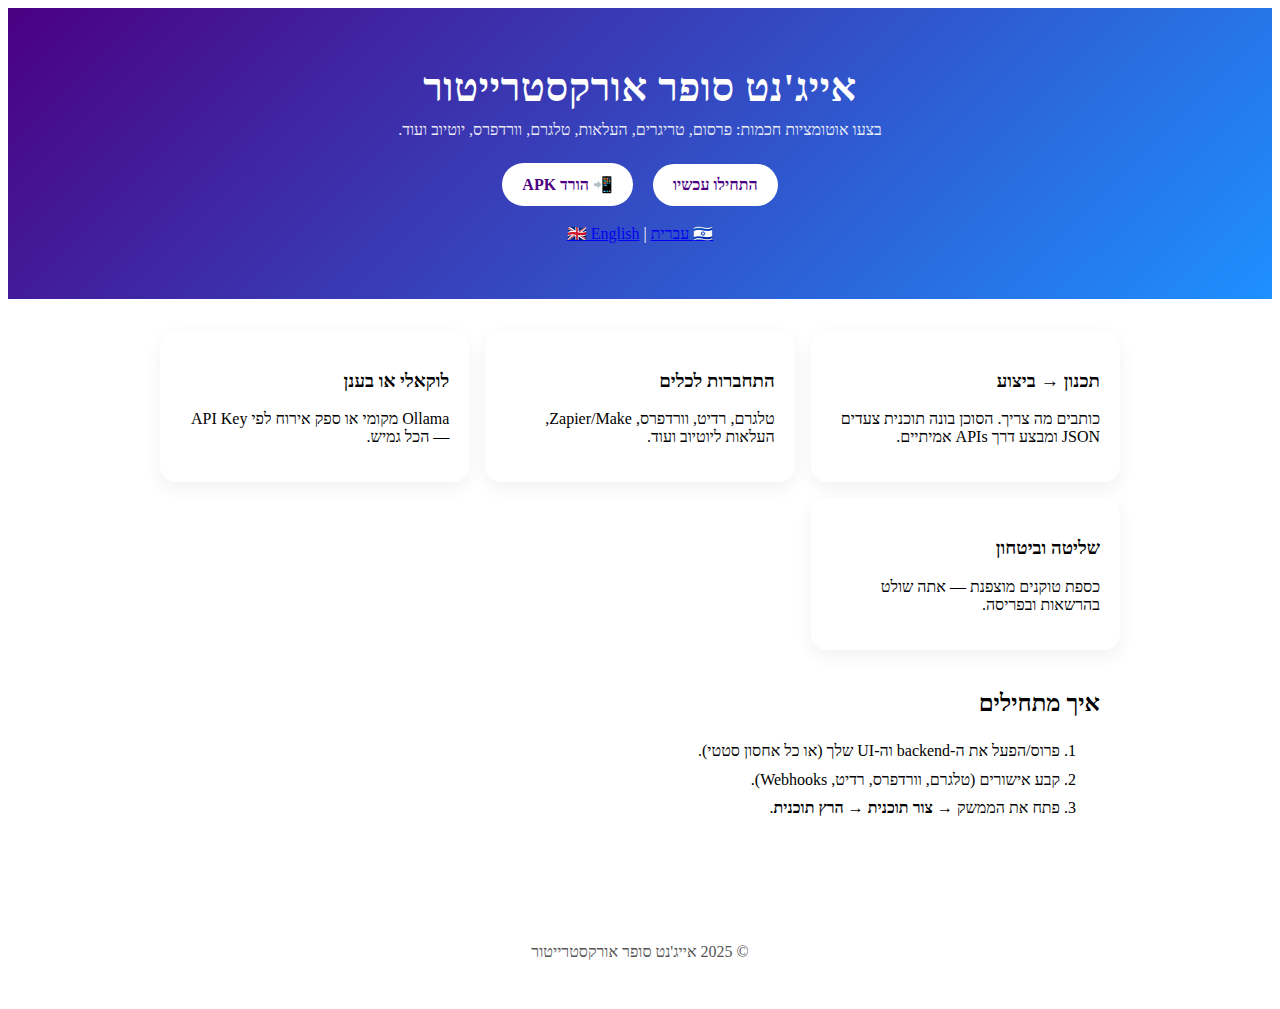
<file: index.html>
<!doctype html>
<html lang="he" dir="rtl">
<head>
  <meta charset="utf-8">
  <meta name="viewport" content="width=device-width, initial-scale=1">
  <title>אייג'נט סופר אורקסטרייטור</title>
  <meta name="description" content="מנוע בינה מלאכותית שמבצע אוטומציות: פרסום, העלאות, Webhooks, טלגרם, יוטיוב ועוד.">
  <link rel="manifest" href="manifest.json">
  <style>
    :root { --indigo:#4B0082; --blue:#1e90ff; }
    * { box-sizing:border-box; } 
    <script>
if ('serviceWorker' in navigator) {
  window.addEventListener('load', () => {
    navigator.serviceWorker.register('service-worker.js', { scope: './' }).catch(console.error);
  });
}
</script>
    body { margin:0; font-family: system-ui, -apple-system, Segoe UI, Roboto, Arial, sans-serif; background:#f7f7fb; color:#0f1226; }
    header { padding:56px 20px; text-align:center; background: linear-gradient(135deg,var(--indigo) 0%, var(--blue) 100%); color:white; }
    header h1 { margin:0 0 10px; font-size:40px; letter-spacing:.5px; }
    header p { margin:0; opacity:.9; }
    .cta { display:inline-block; margin:24px 8px 0; padding:12px 20px; background:white; color:var(--indigo); border-radius:999px; text-decoration:none; font-weight:700; }
    .wrap { max-width:1000px; margin:0 auto; padding:32px 20px; }
    .grid { display:grid; grid-template-columns: repeat(auto-fit,minmax(240px,1fr)); gap:16px; }
    .card { background:white; border-radius:16px; padding:20px; box-shadow:0 6px 18px rgba(0,0,0,.06); }
    h2 { margin-top:8px; }
    ol { line-height:1.8; }
    footer { text-align:center; padding:40px 20px; color:#555; }
  </style>
</head>
<body>
  <header>
    <h1>אייג'נט סופר אורקסטרייטור</h1>
    <p>בצעו אוטומציות חכמות: פרסום, טריגרים, העלאות, טלגרם, וורדפרס, יוטיוב ועוד.</p>
    <a class="cta" href="#get-started">התחילו עכשיו</a>
    <a class="cta" href="app-release.apk">📲 הורד APK</a><br><br>
    <a href="index.html">🇮🇱 עברית</a> | <a href="index-en.html">🇬🇧 English</a>
  </header>

  <main class="wrap">
    <section class="grid">
      <div class="card">
        <h3>תכנון → ביצוע</h3>
        <p>כותבים מה צריך. הסוכן בונה תוכנית צעדים JSON ומבצע דרך APIs אמיתיים.</p>
      </div>
      <div class="card">
        <h3>התחברות לכלים</h3>
        <p>טלגרם, רדיט, וורדפרס, Zapier/Make, העלאות ליוטיוב ועוד.</p>
      </div>
      <div class="card">
        <h3>לוקאלי או בענן</h3>
        <p>Ollama מקומי או ספק אירוח לפי API Key — הכל גמיש.</p>
      </div>
      <div class="card">
        <h3>שליטה וביטחון</h3>
        <p>כספת טוקנים מוצפנת — אתה שולט בהרשאות ובפריסה.</p>
      </div>
    </section>

    <section id="get-started" class="wrap">
      <h2>איך מתחילים</h2>
      <ol>
        <li>פרוס/הפעל את ה-backend וה-UI שלך (או כל אחסון סטטי).</li>
        <li>קבע אישורים (טלגרם, וורדפרס, רדיט, Webhooks).</li>
        <li>פתח את הממשק → <b>צור תוכנית</b> → <b>הרץ תוכנית</b>.</li>
      </ol>
    </section>
  </main>

  <footer>© 2025 אייג'נט סופר אורקסטרייטור</footer>

<script>
  if ('serviceWorker' in navigator) {
    window.addEventListener('load', () => {
      navigator.serviceWorker.register('service-worker.js').catch(console.error);
    });
  }
</script>

</body>
</html>
</file>
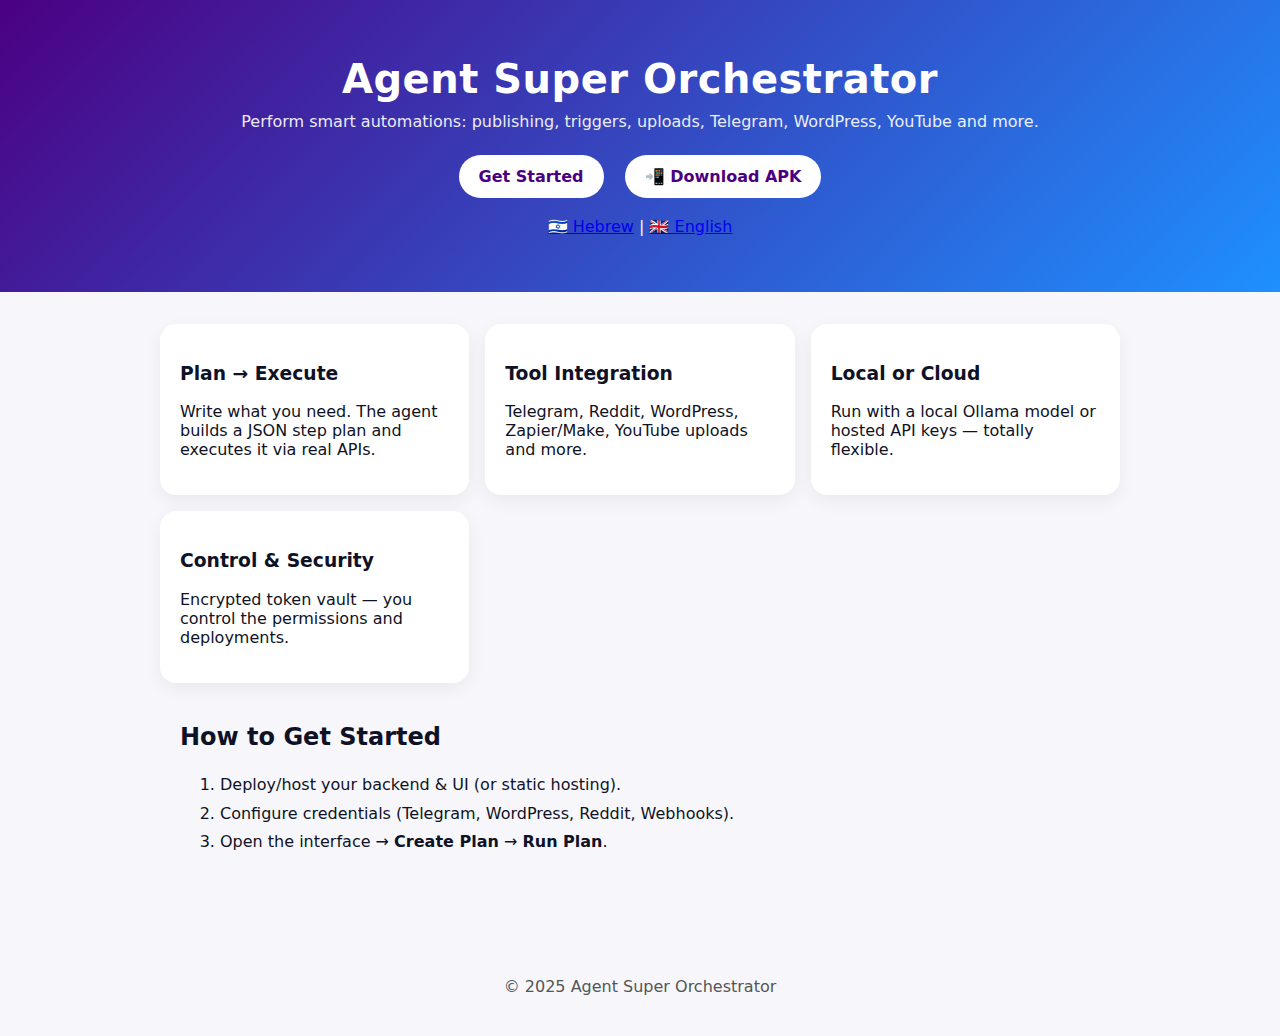
<file: index-en.html>
<!doctype html>
<html lang="en" dir="ltr">
<head>
  <meta charset="utf-8">
  <meta name="viewport" content="width=device-width, initial-scale=1">
  <title>Agent Super Orchestrator</title>
  <meta name="description" content="An AI automation engine that runs tasks: publishing, uploads, webhooks, YouTube, WordPress and more.">
  <link rel="manifest" href="manifest.json">
  <style>
    :root { --indigo:#4B0082; --blue:#1e90ff; }
    * { box-sizing:border-box; }
    body { margin:0; font-family: system-ui, -apple-system, Segoe UI, Roboto, Arial, sans-serif; background:#f7f7fb; color:#0f1226; }
    header { padding:56px 20px; text-align:center; background: linear-gradient(135deg,var(--indigo) 0%, var(--blue) 100%); color:white; }
    header h1 { margin:0 0 10px; font-size:40px; letter-spacing:.5px; }
    header p { margin:0; opacity:.9; }
    .cta { display:inline-block; margin:24px 8px 0; padding:12px 20px; background:white; color:var(--indigo); border-radius:999px; text-decoration:none; font-weight:700; }
    .wrap { max-width:1000px; margin:0 auto; padding:32px 20px; }
    .grid { display:grid; grid-template-columns: repeat(auto-fit,minmax(240px,1fr)); gap:16px; }
    .card { background:white; border-radius:16px; padding:20px; box-shadow:0 6px 18px rgba(0,0,0,.06); }
    h2 { margin-top:8px; }
    ol { line-height:1.8; }
    footer { text-align:center; padding:40px 20px; color:#555; }
  </style>
</head>
<body>
  <header>
    <h1>Agent Super Orchestrator</h1>
    <p>Perform smart automations: publishing, triggers, uploads, Telegram, WordPress, YouTube and more.</p>
    <a class="cta" href="#get-started">Get Started</a>
    <a class="cta" href="app-release.apk">📲 Download APK</a><br><br>
    <a href="index.html">🇮🇱 Hebrew</a> | <a href="index-en.html">🇬🇧 English</a>
  </header>

  <main class="wrap">
    <section class="grid">
      <div class="card">
        <h3>Plan → Execute</h3>
        <p>Write what you need. The agent builds a JSON step plan and executes it via real APIs.</p>
      </div>
      <div class="card">
        <h3>Tool Integration</h3>
        <p>Telegram, Reddit, WordPress, Zapier/Make, YouTube uploads and more.</p>
      </div>
      <div class="card">
        <h3>Local or Cloud</h3>
        <p>Run with a local Ollama model or hosted API keys — totally flexible.</p>
      </div>
      <div class="card">
        <h3>Control & Security</h3>
        <p>Encrypted token vault — you control the permissions and deployments.</p>
      </div>
    </section>

    <section id="get-started" class="wrap">
      <h2>How to Get Started</h2>
      <ol>
        <li>Deploy/host your backend & UI (or static hosting).</li>
        <li>Configure credentials (Telegram, WordPress, Reddit, Webhooks).</li>
        <li>Open the interface → <b>Create Plan</b> → <b>Run Plan</b>.</li>
      </ol>
    </section>
  </main>

  <footer>© 2025 Agent Super Orchestrator</footer>

<script>
  if ('serviceWorker' in navigator) {
    window.addEventListener('load', () => {
      navigator.serviceWorker.register('service-worker.js').catch(console.error);
    });
  }
</script>

</body>
</html>
</file>
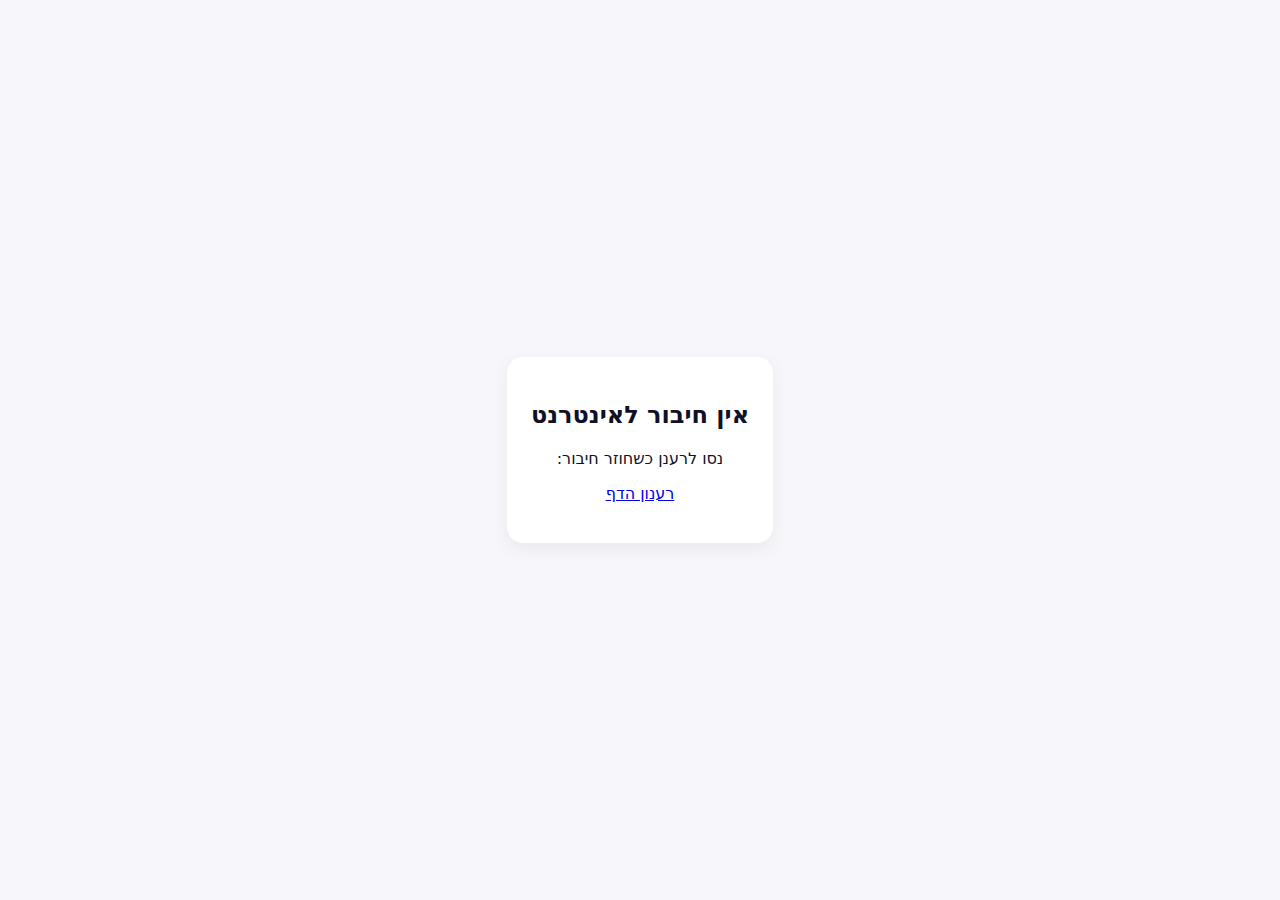
<file: offline.html>
<!doctype html>
<html lang="he" dir="rtl"><head>
<meta charset="utf-8"><meta name="viewport" content="width=device-width,initial-scale=1">
<title>אין חיבור</title>
<style>body{margin:0;font-family:system-ui,-apple-system,Segoe UI,Roboto,Arial,sans-serif;background:#f7f7fb;color:#0f1226;display:grid;place-items:center;height:100vh}.card{background:#fff;padding:24px;border-radius:16px;box-shadow:0 6px 18px rgba(0,0,0,.06);text-align:center;max-width:460px}</style>
</head><body>
<div class="card"><h2>אין חיבור לאינטרנט</h2><p>נסו לרענן כשחוזר חיבור:</p><p><a href="./">רענון הדף</a></p></div>
</body></html>
</file>
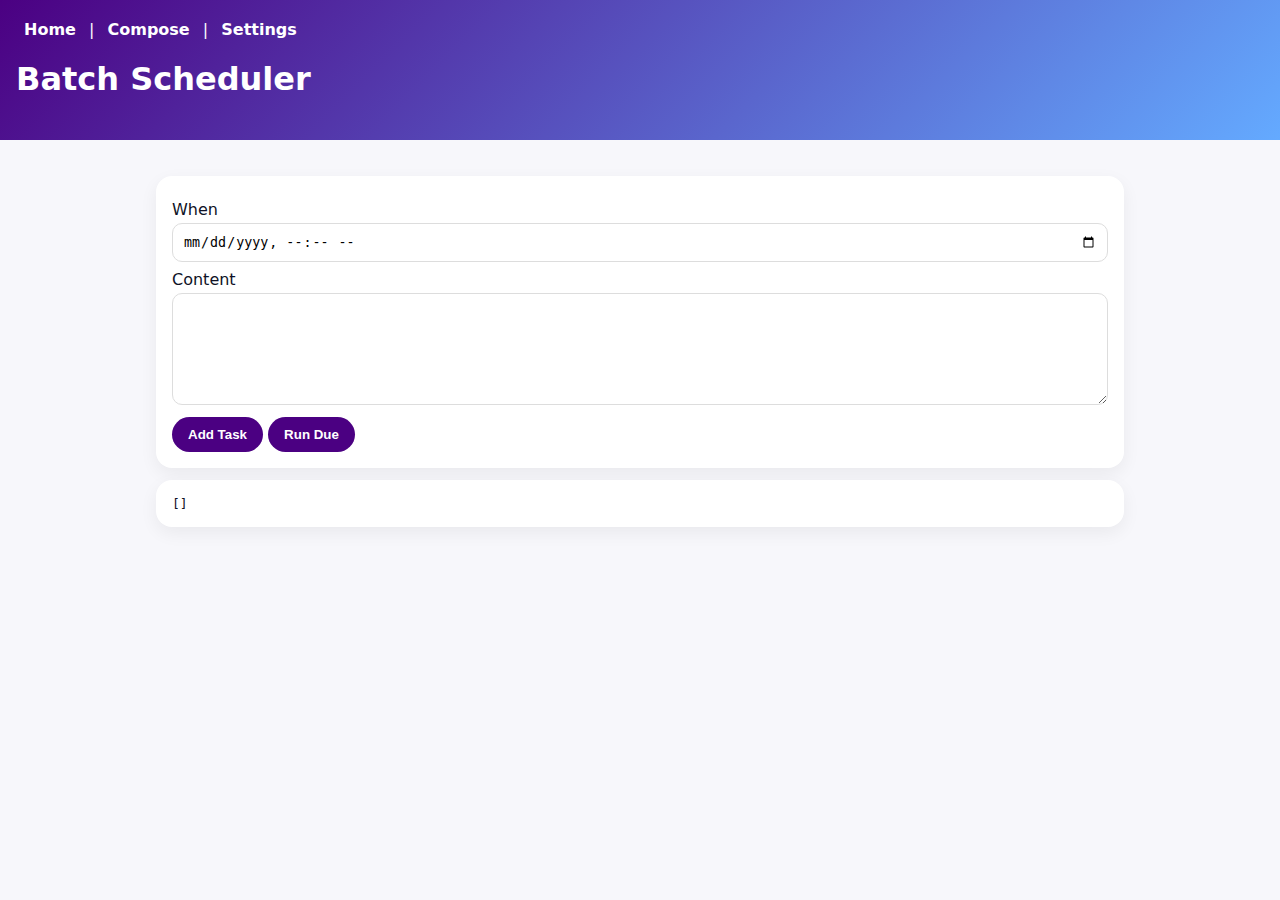
<file: pages/batch.html>
<!doctype html>
<html lang="en"><head>
<meta charset="utf-8"><meta name="viewport" content="width=device-width,initial-scale=1">
<title>Batch | ASO</title><link rel="stylesheet" href="../styles.css"></head>
<body>
<header><nav><a href="../index.html">Home</a> | <a href="./compose.html">Compose</a> | <a href="./settings.html">Settings</a></nav><h1>Batch Scheduler</h1></header>
<main>
  <div class="card">
    <label>When</label><input id="when" type="datetime-local">
    <label>Content</label><textarea id="content" rows="6"></textarea>
    <div style="margin-top:8px"><button onclick="add()">Add Task</button> <button onclick="runDue()">Run Due</button></div>
  </div>
  <pre id="list" class="card"></pre>
</main>
<script src="../api.js"></script>
<script>
function load(){ return JSON.parse(localStorage.getItem('aso:tasks')||'[]'); }
function save(v){ localStorage.setItem('aso:tasks', JSON.stringify(v)); }
function render(){ document.getElementById('list').textContent = JSON.stringify(load(),null,2); }
function add(){ const t=document.getElementById('when').value; const c=document.getElementById('content').value; const arr=load(); arr.push({when:t,content:c,done:false}); save(arr); render(); }
async function runDue(){ const now=new Date(); const arr=load(); for(const it of arr){ if(!it.done && it.when && new Date(it.when)<=now){ try{ await api.post('/api/telegram/send',{text:it.content}); it.done=true; }catch(e){} } } save(arr); render(); }
render();
</script>
</body></html>
</file>
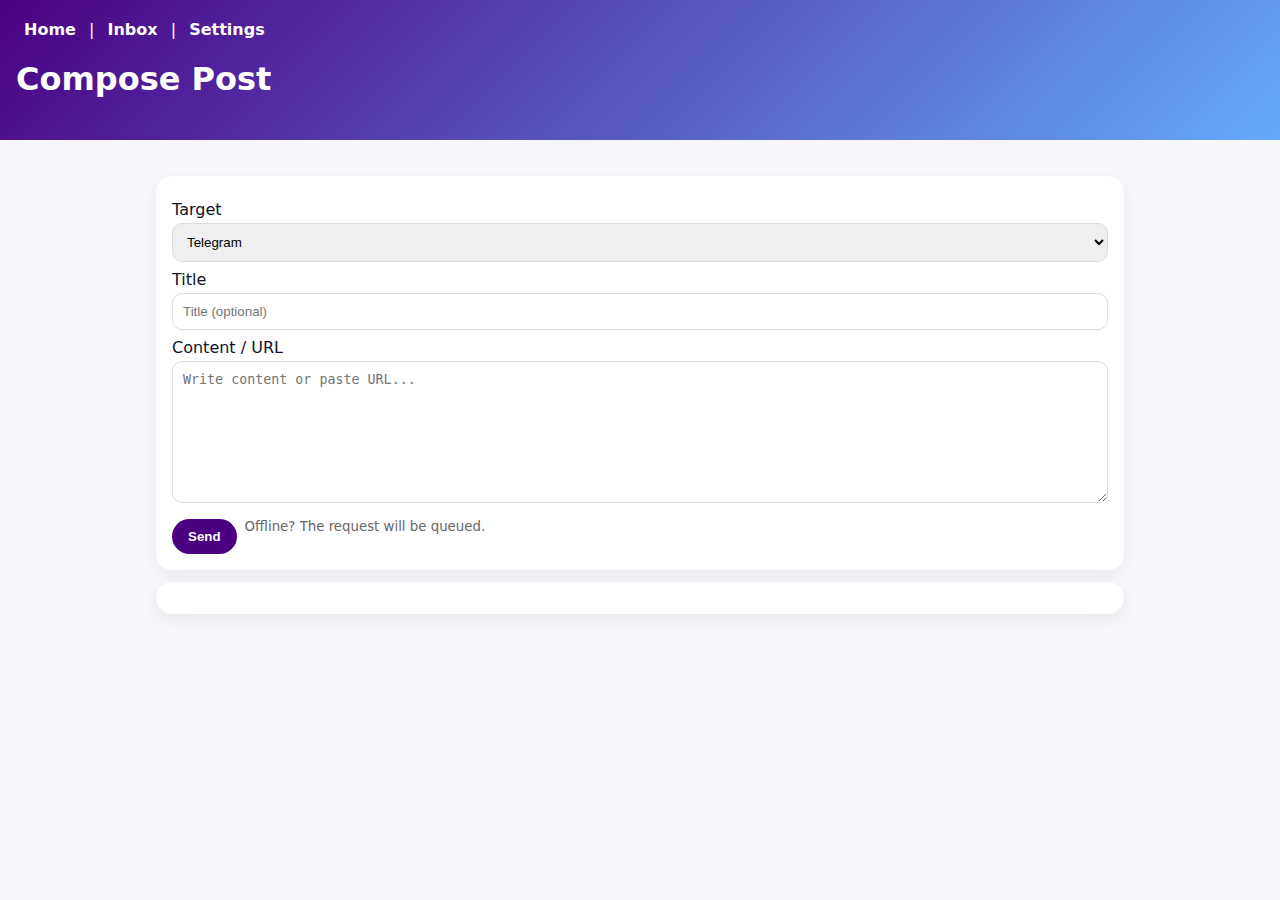
<file: pages/compose.html>
<!doctype html>
<html lang="en"><head>
<meta charset="utf-8"><meta name="viewport" content="width=device-width,initial-scale=1">
<title>Compose | ASO</title><link rel="stylesheet" href="../styles.css"></head>
<body>
<header><nav><a href="../index.html">Home</a> | <a href="./inbox.html">Inbox</a> | <a href="./settings.html">Settings</a></nav><h1>Compose Post</h1></header>
<main>
  <div class="card">
    <label>Target</label>
    <select id="target">
      <option value="telegram">Telegram</option>
      <option value="wordpress">WordPress</option>
      <option value="zapier">Zapier Webhook</option>
      <option value="make">Make Webhook</option>
      <option value="bitly">Shorten Link (Bitly)</option>
    </select>
    <label>Title</label><input id="title" placeholder="Title (optional)">
    <label>Content / URL</label><textarea id="content" rows="8" placeholder="Write content or paste URL..."></textarea>
    <div style="margin-top:12px;display:flex;gap:8px">
      <button id="sendBtn">Send</button><small class="muted">Offline? The request will be queued.</small>
    </div>
  </div>
  <pre id="log" class="card"></pre>
</main>
<script src="../api.js"></script>
<script>
async function send(){
  const t=document.getElementById('target').value;
  const title=document.getElementById('title').value;
  const content=document.getElementById('content').value;
  let endpoint='/api/telegram/send', body={};
  if(t==='telegram'){ body={text:content}; }
  if(t==='wordpress'){ endpoint='/api/wordpress/post'; body={title,content,status:'publish'}; }
  if(t==='zapier'){ endpoint='/api/proxy/zapier'; body={payload:{title,content}}; }
  if(t==='make'){ endpoint='/api/proxy/make'; body={payload:{title,content}}; }
  if(t==='bitly'){ endpoint='/api/bitly/shorten'; body={long_url:content}; }
  try{ const res=await api.post(endpoint,body); const txt=await res.text(); document.getElementById('log').textContent=txt; }
  catch(e){ document.getElementById('log').textContent='Queued (offline)'; }
}
document.getElementById('sendBtn').onclick=send;
</script>
</body></html>
</file>
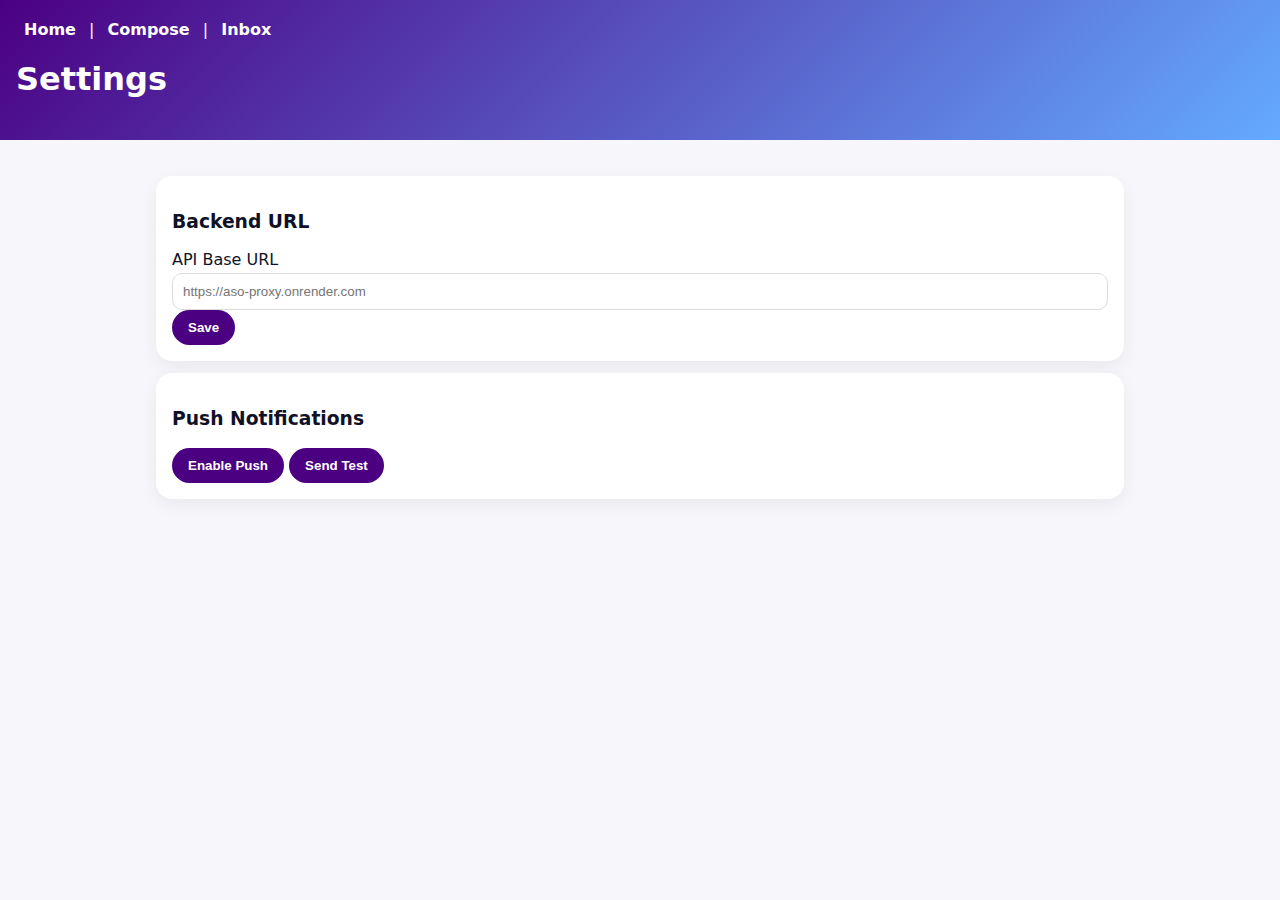
<file: pages/settings.html>
<!doctype html>
<html lang="en"><head>
<meta charset="utf-8"><meta name="viewport" content="width=device-width,initial-scale=1">
<title>Settings | ASO</title><link rel="stylesheet" href="../styles.css"></head>
<body>
<header><nav><a href="../index.html">Home</a> | <a href="./compose.html">Compose</a> | <a href="./inbox.html">Inbox</a></nav><h1>Settings</h1></header>
<main>
  <div class="card">
    <h3>Backend URL</h3>
    <label>API Base URL</label><input id="apiBase" placeholder="https://aso-proxy.onrender.com">
    <button onclick="saveApi()">Save</button>
  </div>
  <div class="card">
    <h3>Push Notifications</h3>
    <button onclick="enablePush()">Enable Push</button> <button onclick="testPush()">Send Test</button>
  </div>
</main>
<script src="../api.js"></script>
<script>
function saveApi(){ const url=document.getElementById('apiBase').value.trim(); localStorage.setItem('aso:apiBase',url); alert('Saved'); }
async function enablePush(){
  if(!('serviceWorker'in navigator)) return alert('No SW');
  const reg = await navigator.serviceWorker.ready;
  const keyResp = await api.get('/api/push/public-key').then(r=>r.json()).catch(()=>({publicKey:null}));
  if(!keyResp.publicKey) return alert('Server missing VAPID public key');
  const key = urlBase64ToUint8Array(keyResp.publicKey);
  const sub = await reg.pushManager.subscribe({ userVisibleOnly:true, applicationServerKey:key });
  await api.post('/api/push/subscribe', sub);
  alert('Subscribed');
}
async function testPush(){ await api.post('/api/push/test',{}); alert('Requested'); }
function urlBase64ToUint8Array(s){const p='='.repeat((4-s.length%4)%4);const b=(s+p).replace(/-/g,'+').replace(/_/g,'/');const d=atob(b);const a=new Uint8Array(d.length);for(let i=0;i<d.length;i++)a[i]=d.charCodeAt(i);return a;}
</script>
</body></html>
</file>
<file: styles.css>
:root{--ink:#0f1226;--bg:#f7f7fb;--indigo:#4B0082;--blue:#64AAFF}
*{box-sizing:border-box}body{margin:0;font-family:system-ui,-apple-system,Segoe UI,Roboto,Arial,sans-serif;background:var(--bg);color:var(--ink)}
header{padding:20px 16px;background:linear-gradient(135deg,var(--indigo),var(--blue));color:#fff}
nav a{color:#fff;text-decoration:none;margin:0 8px;font-weight:700}
main{max-width:1000px;margin:0 auto;padding:24px 16px}
.card{background:#fff;border-radius:16px;padding:16px;box-shadow:0 6px 18px rgba(0,0,0,.06);margin:12px 0}
label{display:block;margin:8px 0 4px}input,textarea,select{width:100%;padding:10px;border-radius:10px;border:1px solid #ddd}
button{padding:10px 16px;border:0;border-radius:999px;background:var(--indigo);color:#fff;font-weight:700;cursor:pointer}
.grid{display:grid;grid-template-columns:repeat(auto-fit,minmax(240px,1fr));gap:12px}
small.muted{color:#666}
</file>
